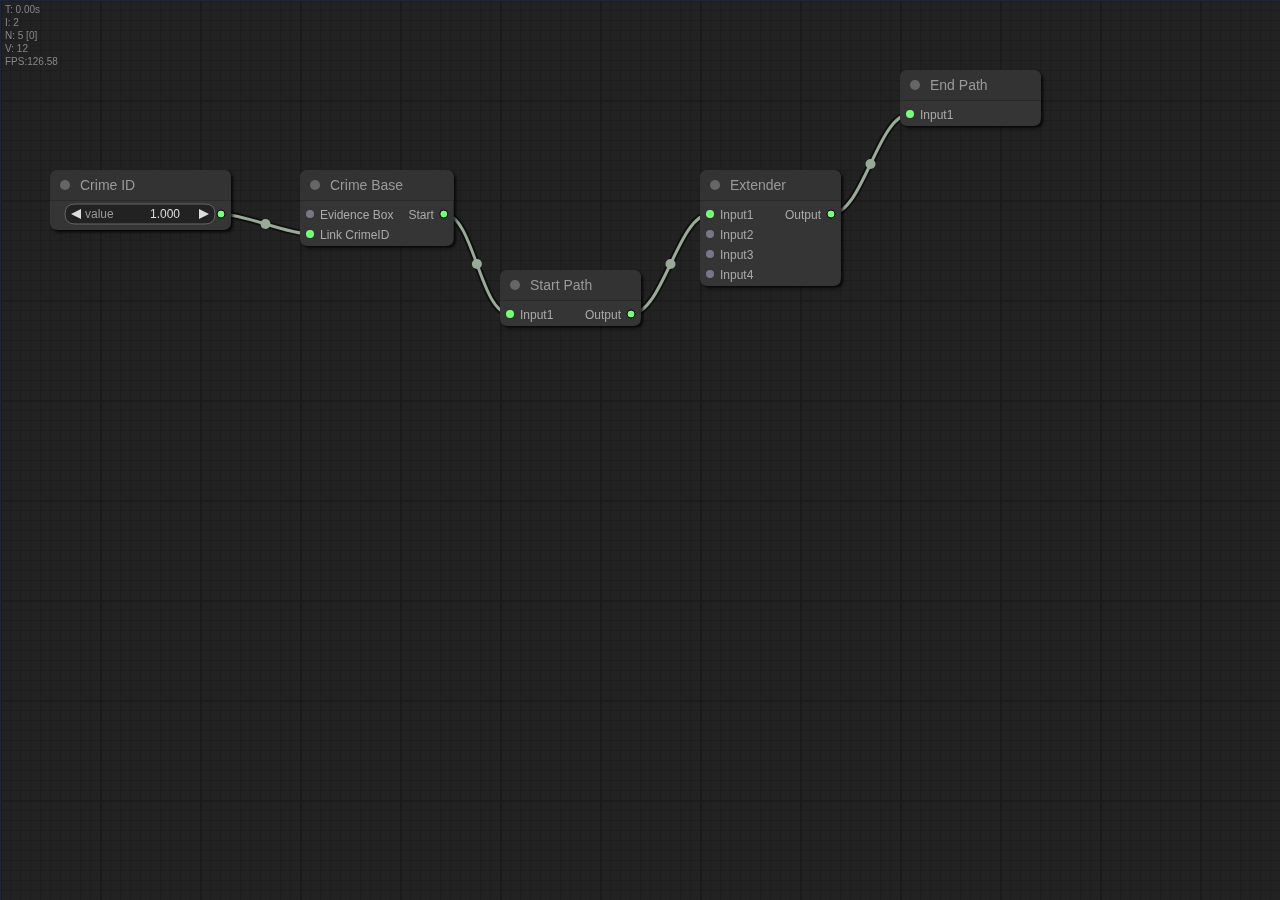
<file: index.html>
<html>
<head>
	<meta content="text/html;charset=utf-8" http-equiv="Content-Type">
	<meta content="utf-8" http-equiv="encoding">
	<link rel="stylesheet" type="text/css" href="litegraph.css">
	<script type="text/javascript" src="litem.js"></script>
	<link rel="stylesheet" type="text/css" href="style.css">

</head>
<body style='width:100%; height:100%'>
<div id="main" style='width:100%; height:100%'>
<input type="hidden" id="debug" value="out" >
<canvas id='mycanvas' width='1800px' height='1200px'  style='border: 0px solid ;position: fixed '></canvas>
</div>
<script>
var graph = new LGraph();

var canvas = new LGraphCanvas("#mycanvas", graph);
graph.start()
console.log(JSON.stringify( graph.serialize()));

</script>
<script type="text/javascript" src="nodes/default_nodes.js"></script>
<script type="text/javascript" src="nodes/customnode_ref.js"></script>
<script type="text/javascript" src="nodes/connections.js"></script>
</body>
</html>
</file>
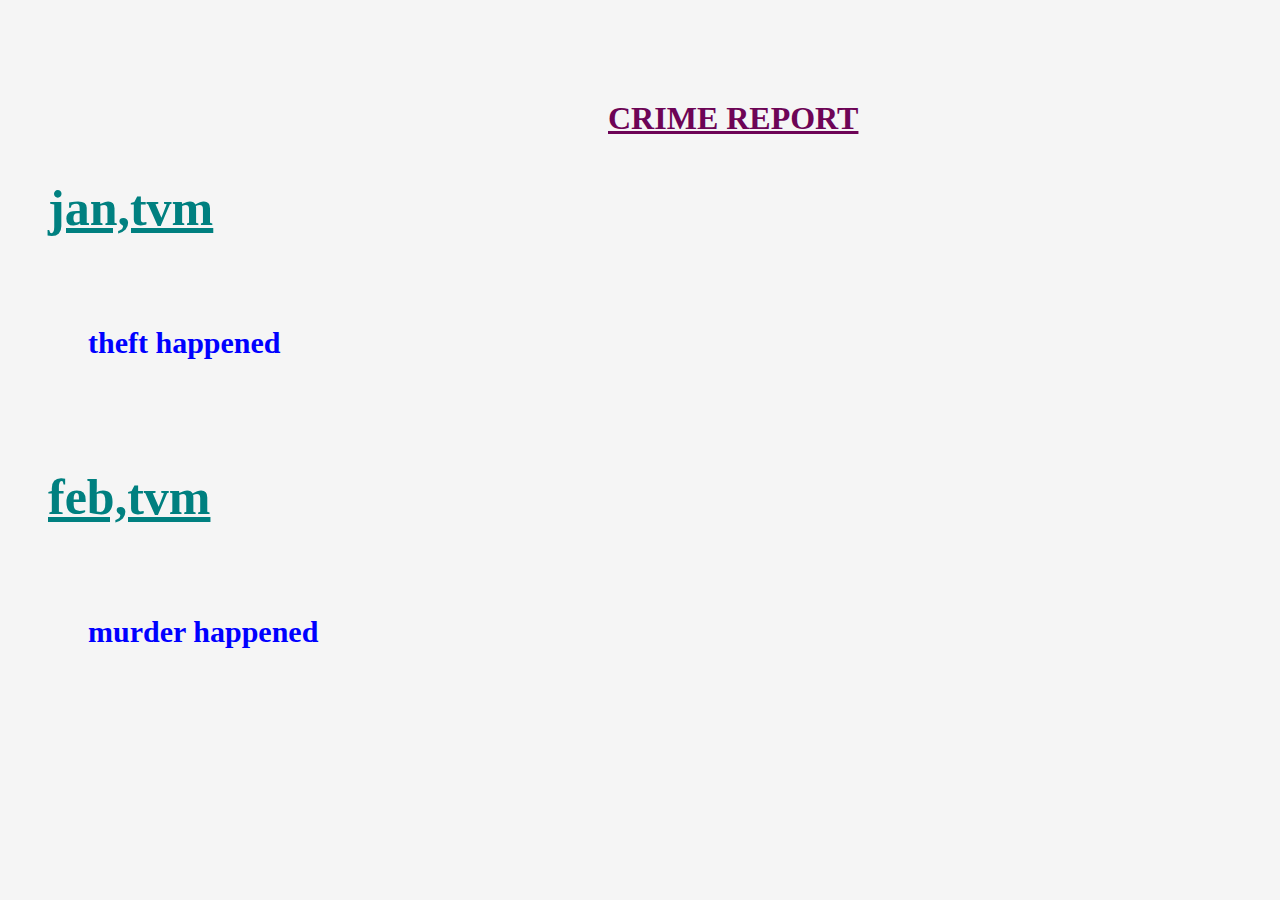
<file: Json to html/index.html>
<!DOCTYPE html>
<html lang="en">
<head>
    <meta charset="UTF-8">
    <meta name="viewport" content="width=device-width, initial-scale=1.0">
    <title>FIR CRIME REPORT</title>

    <style>
        html {
            background-color: whitesmoke;
        }
            .head{
            margin-left: 600px;
            margin-top: 100px;
            padding-bottom: 0%;
        }
        h1{
            color: rgb(109, 4, 86);
            font-weight: bolder;
            text-decoration: underline
        }
        h2{
            color: teal;
            font-size: 50px;
            margin-left: 40px;
            text-decoration: underline;
            font-weight: bolder;
        }
       h3 {
            color: blue;
            font-size: 30px;
            margin-left: 80px;
            font-weight: bold;

        }
        </style>

</head>
    <script src="https://ajax.googleapis.com/ajax/libs/jquery/2.1.1/jquery.min.js"></script>


<body>

    <div class="head">
        <h1>CRIME REPORT</h1>
    </div>

<p id="paraid"></p>

</body>

<script>
    // Change the myList to the output json
    var myObj = [
  { "date": "jan", "place": "tvm", "summary": "theft happened", "keyword":"theft" },
  { "date": "feb", "place": "tvm", "summary": "murder happened", "keyword":"killed"}
];
var x= "";

for (i in myObj) { 
            x+= "<h2>" + myObj[i].date + "," + myObj[i].place + "</h2>"+ "<br/>" + "<h3>" + myObj[i].summary + "</h3>" + "<br/>" + " <br/>";
} 
document.getElementById("paraid").innerHTML = x;



</script>
</html>
</file>
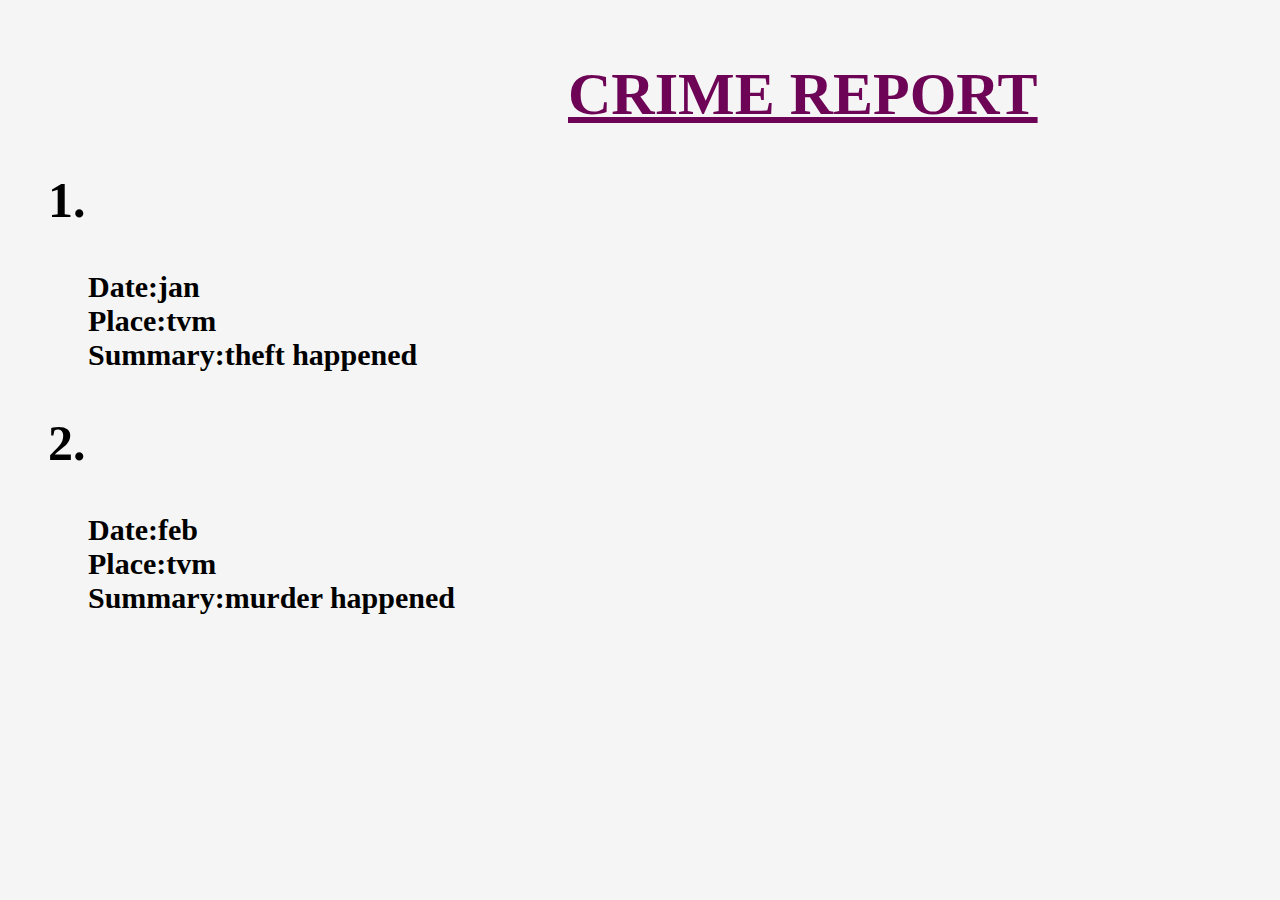
<file: Json to html/crimecreate.html>
<!DOCTYPE html>
<html lang="en">
<head>
    <meta charset="UTF-8">
    <meta name="viewport" content="width=device-width, initial-scale=1.0">
    <title>FIR CRIME REPORT</title>
    <link rel="stylesheet" href= "dateplacetheft.css">

</head>
    <script src="https://ajax.googleapis.com/ajax/libs/jquery/2.1.1/jquery.min.js"></script>


<body>

    <div class="head">
        <h1>CRIME REPORT</h1>
    </div>

<p id="paraid"></p>

</body>

<script>
    // Change the myList to the output json
    var myObj = [
  { "date": "jan", "place": "tvm", "summary": "theft happened", "keyword":"theft" },
  { "date": "feb", "place": "tvm", "summary": "murder happened", "keyword":"killed"}
];
var x= "";
var num = 1;

for (i in myObj) { 
            x+= "<h2>" + num + "."+ "</h2>" + "<h3> Date:" + myObj[i].date + "<br>" + "Place:" + myObj[i].place + "<br>" + "Summary:" + myObj[i].summary + "<br>";
            num+=1;
} 
document.getElementById("paraid").innerHTML = x;



</script>
</html>
</file>
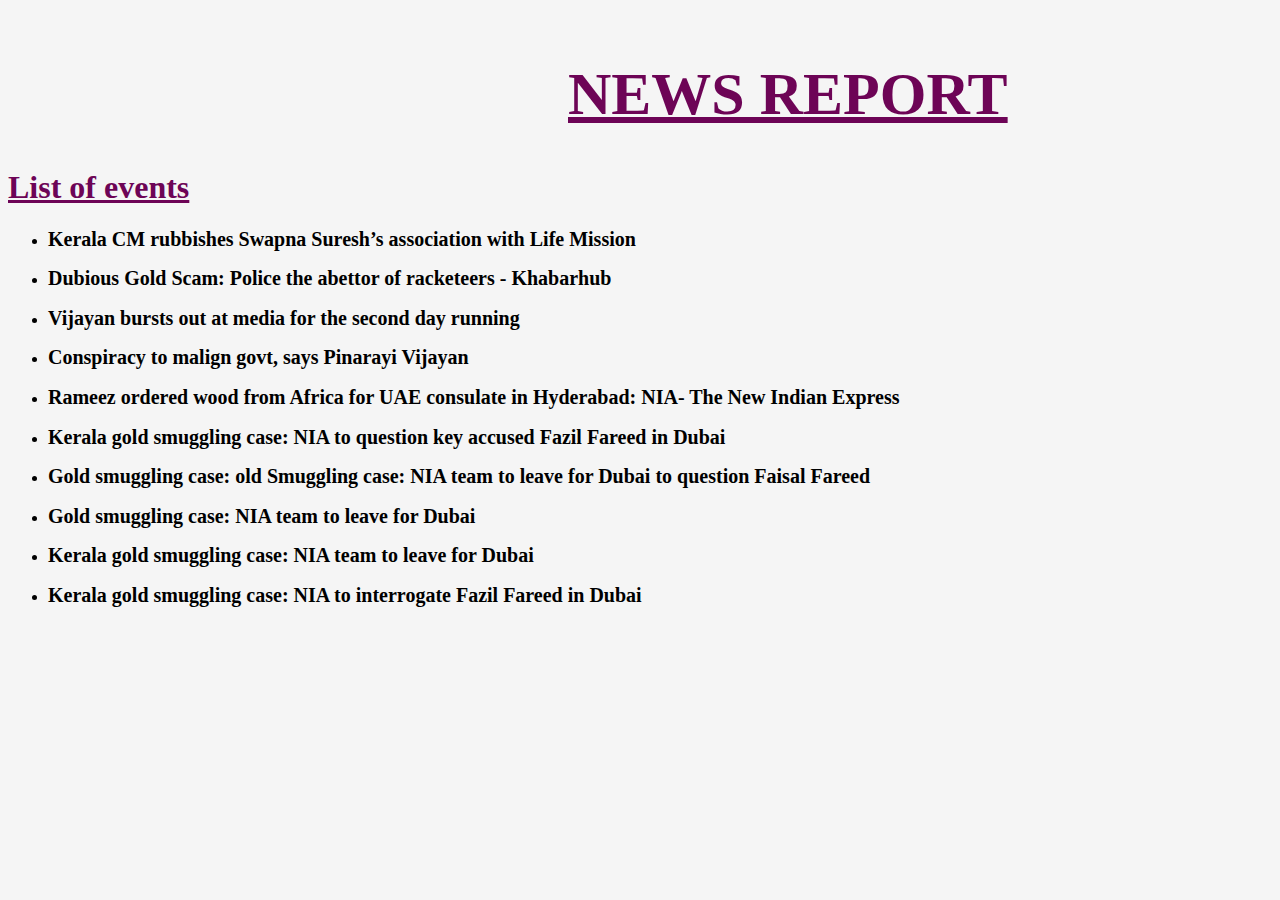
<file: Json to html/json2.html>
<!DOCTYPE html>
<html lang="en">
<head>
    <meta charset="UTF-8">
    <meta name="viewport" content="width=device-width, initial-scale=1.0">
    <title>FIR NEWS REPORT</title>  
    <link rel="stylesheet" href="newslink.css">

</head>
    <script src="https://ajax.googleapis.com/ajax/libs/jquery/2.1.1/jquery.min.js"></script>


<body>

    <div class="head">
        <h1>NEWS REPORT</h1>
    </div>

    <h1>List of events</h1>

<ul id="ulid"></ul>

</body>

<script>
    // Change the myList to the output json
    var myObj = 
    [{"link": "https://timesofindia.indiatimes.com/city/thiruvananthapuram/kerala-cm-rubbishes-swapna-sureshs-association-with-life-mission/articleshow/77444908.cms", "news": "Kerala CM rubbishes Swapna Suresh\u2019s association with Life Mission"},
     {"link": "https://english.khabarhub.com/2020/09/117344/", "news": "Dubious Gold Scam: Police the abettor of racketeers - Khabarhub"}, 
     {"link": "http://www.daijiworld.com/news/newsDisplay.aspx?newsID=739057", "news": "Vijayan bursts out at media for the second day running"},
      {"link": "https://www.newindianexpress.com/states/kerala/2020/aug/09/conspiracy-to-malign-govt-says-pinarayi-vijayan-2181058.html", "news": "Conspiracy to malign govt, says Pinarayi Vijayan"}, 
      {"link": "https://www.newindianexpress.com/states/kerala/2020/aug/09/rameez-ordered-wood-from-africa-for-uae-consulate-in-hyderabad-nia-2181047.html", "news": "Rameez ordered wood from Africa for UAE consulate in Hyderabad: NIA- The New Indian Express"}, 
      {"link": "https://www.indiatoday.in/india/story/kerala-gold-smuggling-case-nia-to-question-key-accused-fazil-fareed-in-dubai-1709261-2020-08-08", "news": "Kerala gold smuggling case: NIA to question key accused Fazil Fareed in Dubai"}, 
      {"link": "https://keralakaumudi.com/en/news/news.php?id=366047&u=", "news": "Gold smuggling case: old Smuggling case: NIA team to leave for Dubai to question Faisal Fareed"},
       {"link": "https://english.mathrubhumi.com/news/crime-beat/gold-smuggling-case-nia-team-to-leave-for-dubai-1.4963123", "news": "Gold smuggling case: NIA team to leave for Dubai"},
       {"link": "https://www.theweek.in/news/india/2020/08/08/kerala-gold-smuggling-case-nia-team-to-leave-for-dubai.html", "news": "Kerala gold smuggling case: NIA team to leave for Dubai"}, 
       {"link": "https://news.webindia123.com/news/Articles/India/20200808/3606266.html", "news": "Kerala gold smuggling case: NIA to interrogate Fazil Fareed in Dubai"},
];
var x= "";

for (i in myObj) { 
            x+= "<li>" + "<a href=" + myObj[i].link + ">" + "<h2>" + myObj[i].news + "</h2>" + "</a> </li>";
} 
document.getElementById("ulid").innerHTML = x;



</script>

</html>
</file>
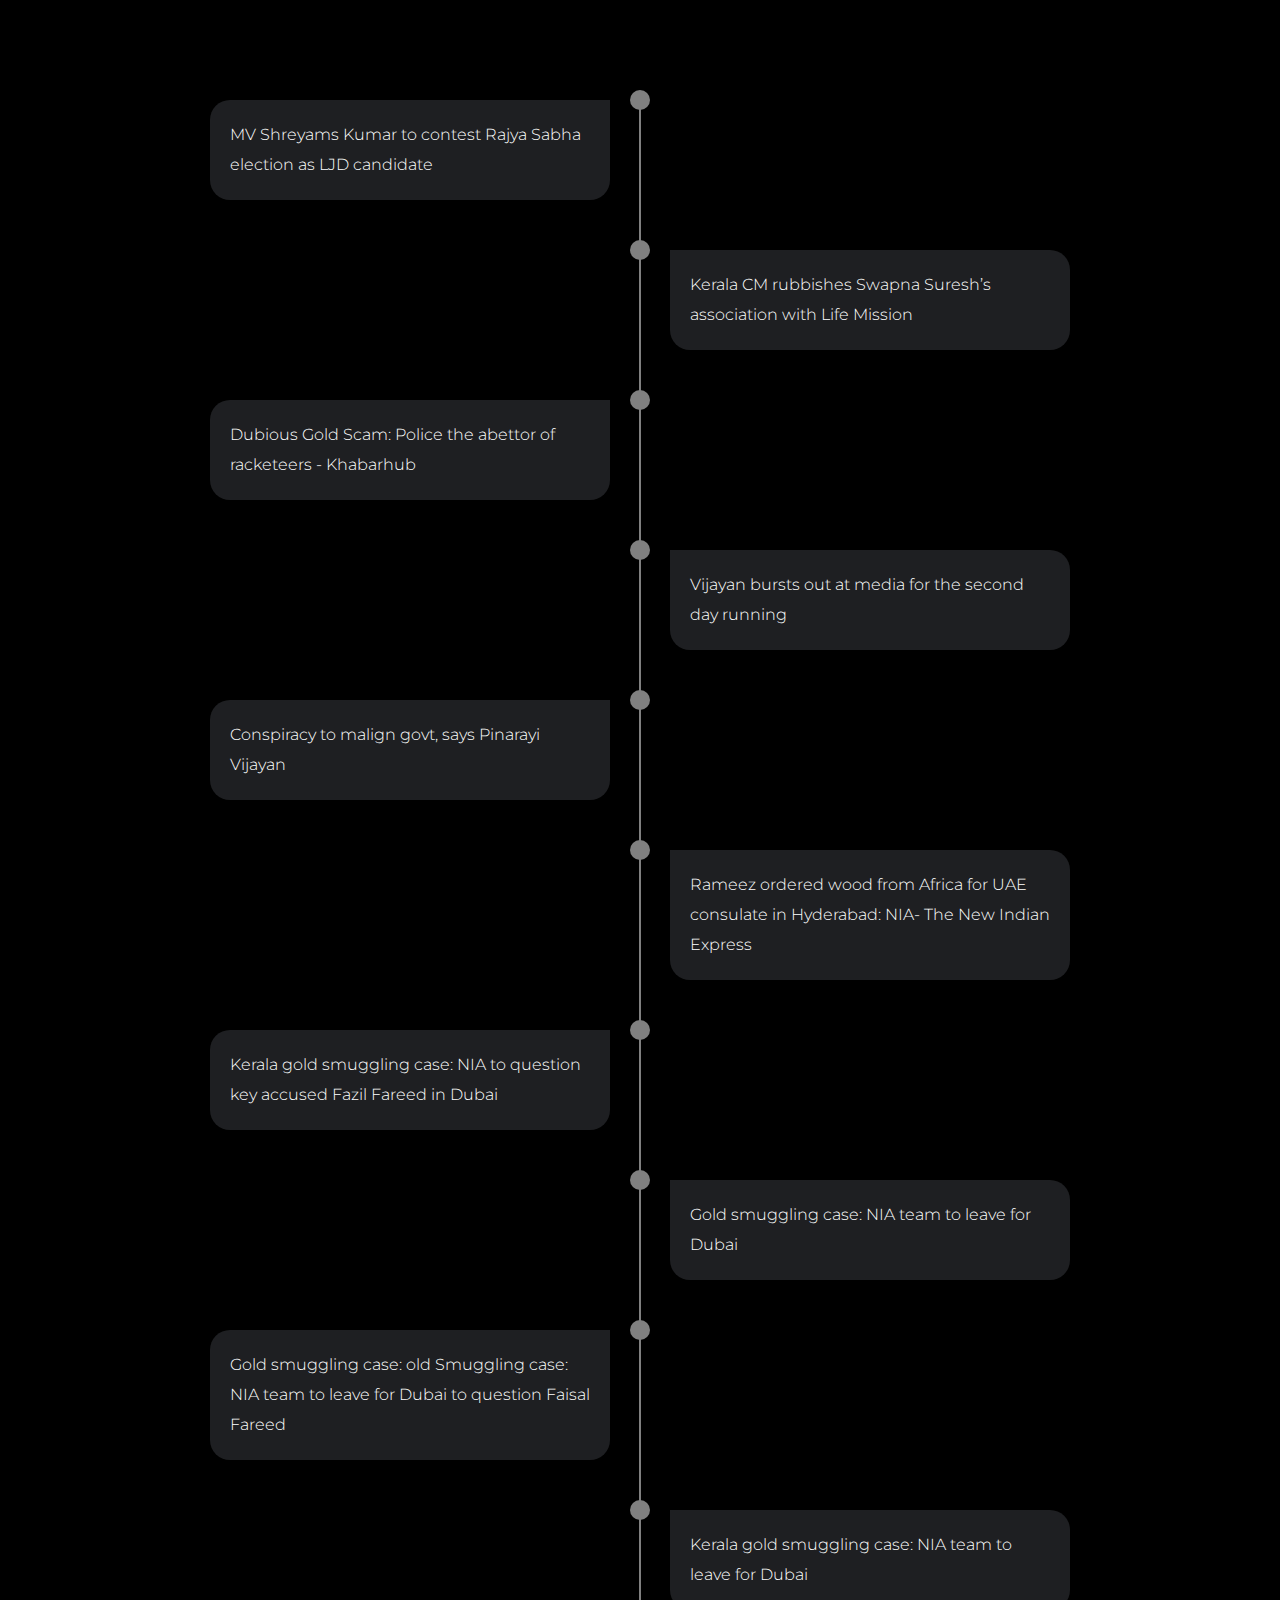
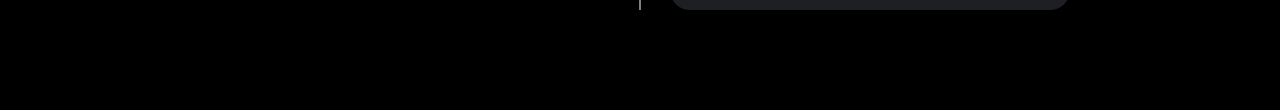
<file: timeline/margin.html>
<!DOCTYPE html>
<html lang="en">
<head>
    <meta charset="UTF-8">
    <meta name="viewport" content="width=device-width, initial-scale=1.0">
    <title>Margins</title>
    <link rel="stylesheet" href="mar.css">
</head>
<body>

    <div class="container">
        <div class="timeline">
          <ul id="myList">
            
            <!-- <li>
              <div class="timeline-content">
                <h3 class="date">20th may, 2010</h3>
                <h1>Heading 1</h1>
                <p>Lorem ipsum dolor sit amet consectetur adipisicing elit. Consectetur tempora ab laudantium voluptatibus aut eos placeat laborum, quibusdam exercitationem labore.</p>
              </div>
            </li>
            <li>
              <div class="timeline-content">
                <h3 class="date">20th may, 2010</h3>
                <h1>Heading 2</h1>
                <p>Lorem ipsum dolor sit amet consectetur adipisicing elit. Consectetur tempora ab laudantium voluptatibus aut eos placeat laborum, quibusdam exercitationem labore.</p>
              </div>
            </li>
            <li>
              <div class="timeline-content">
                <h3 class="date">20th may, 2010</h3>
                <h1>Heading 3</h1>
                <p>Lorem ipsum dolor sit amet consectetur adipisicing elit. Consectetur tempora ab laudantium voluptatibus aut eos placeat laborum, quibusdam exercitationem labore.</p>
              </div>
            </li>
            <li>
              <div class="timeline-content">
                <h3 class="date">20th may, 2010</h3>
                <h1>Heading 4</h1>
                <p>Lorem ipsum dolor sit amet consectetur adipisicing elit. Consectetur tempora ab laudantium voluptatibus aut eos placeat laborum, quibusdam exercitationem labore.</p>
              </div>
            </li> -->
          </ul>
        </div>
      </div>
    <script>
    // Change the myList to the output json
    var myObj = [{"link": "https://english.mathrubhumi.com/news/kerala/mv-shreyams-kumar-to-contest-rajya-sabha-election-as-ljd-candidate-1.4965510", "news": "MV Shreyams Kumar to contest Rajya Sabha election as LJD candidate"}, {"link": "https://timesofindia.indiatimes.com/city/thiruvananthapuram/kerala-cm-rubbishes-swapna-sureshs-association-with-life-mission/articleshow/77444908.cms", "news": "Kerala CM rubbishes Swapna Suresh\u2019s association with Life Mission"}, {"link": "https://english.khabarhub.com/2020/09/117344/", "news": "Dubious Gold Scam: Police the abettor of racketeers - Khabarhub"}, {"link": "http://www.daijiworld.com/news/newsDisplay.aspx?newsID=739057", "news": "Vijayan bursts out at media for the second day running"}, {"link": "https://www.newindianexpress.com/states/kerala/2020/aug/09/conspiracy-to-malign-govt-says-pinarayi-vijayan-2181058.html", "news": "Conspiracy to malign govt, says Pinarayi Vijayan"}, {"link": "https://www.newindianexpress.com/states/kerala/2020/aug/09/rameez-ordered-wood-from-africa-for-uae-consulate-in-hyderabad-nia-2181047.html", "news": "Rameez ordered wood from Africa for UAE consulate in Hyderabad: NIA- The New Indian Express"}, {"link": "https://www.indiatoday.in/india/story/kerala-gold-smuggling-case-nia-to-question-key-accused-fazil-fareed-in-dubai-1709261-2020-08-08", "news": "Kerala gold smuggling case: NIA to question key accused Fazil Fareed in Dubai"}, {"link": "https://english.mathrubhumi.com/news/crime-beat/gold-smuggling-case-nia-team-to-leave-for-dubai-1.4963123", "news": "Gold smuggling case: NIA team to leave for Dubai"}, {"link": "https://keralakaumudi.com/en/news/news.php?id=366047&u=", "news": "Gold smuggling case: old Smuggling case: NIA team to leave for Dubai to question Faisal Fareed"}, {"link": "https://www.theweek.in/news/india/2020/08/08/kerala-gold-smuggling-case-nia-team-to-leave-for-dubai.html", "news": "Kerala gold smuggling case: NIA team to leave for Dubai"}]
var x= "";

for (i in myObj) {
        x+= "<li><a href=\""+myObj[i].link+"\"style=\"text-decoration:none;\">"+"<div class=\"timeline-content\">"+"<p>"+myObj[i].news+"</p>"+ "</div></a></li>";
} 
document.getElementById("myList").innerHTML=x;
console.log(x);

</script>
</body>
</html>
</file>
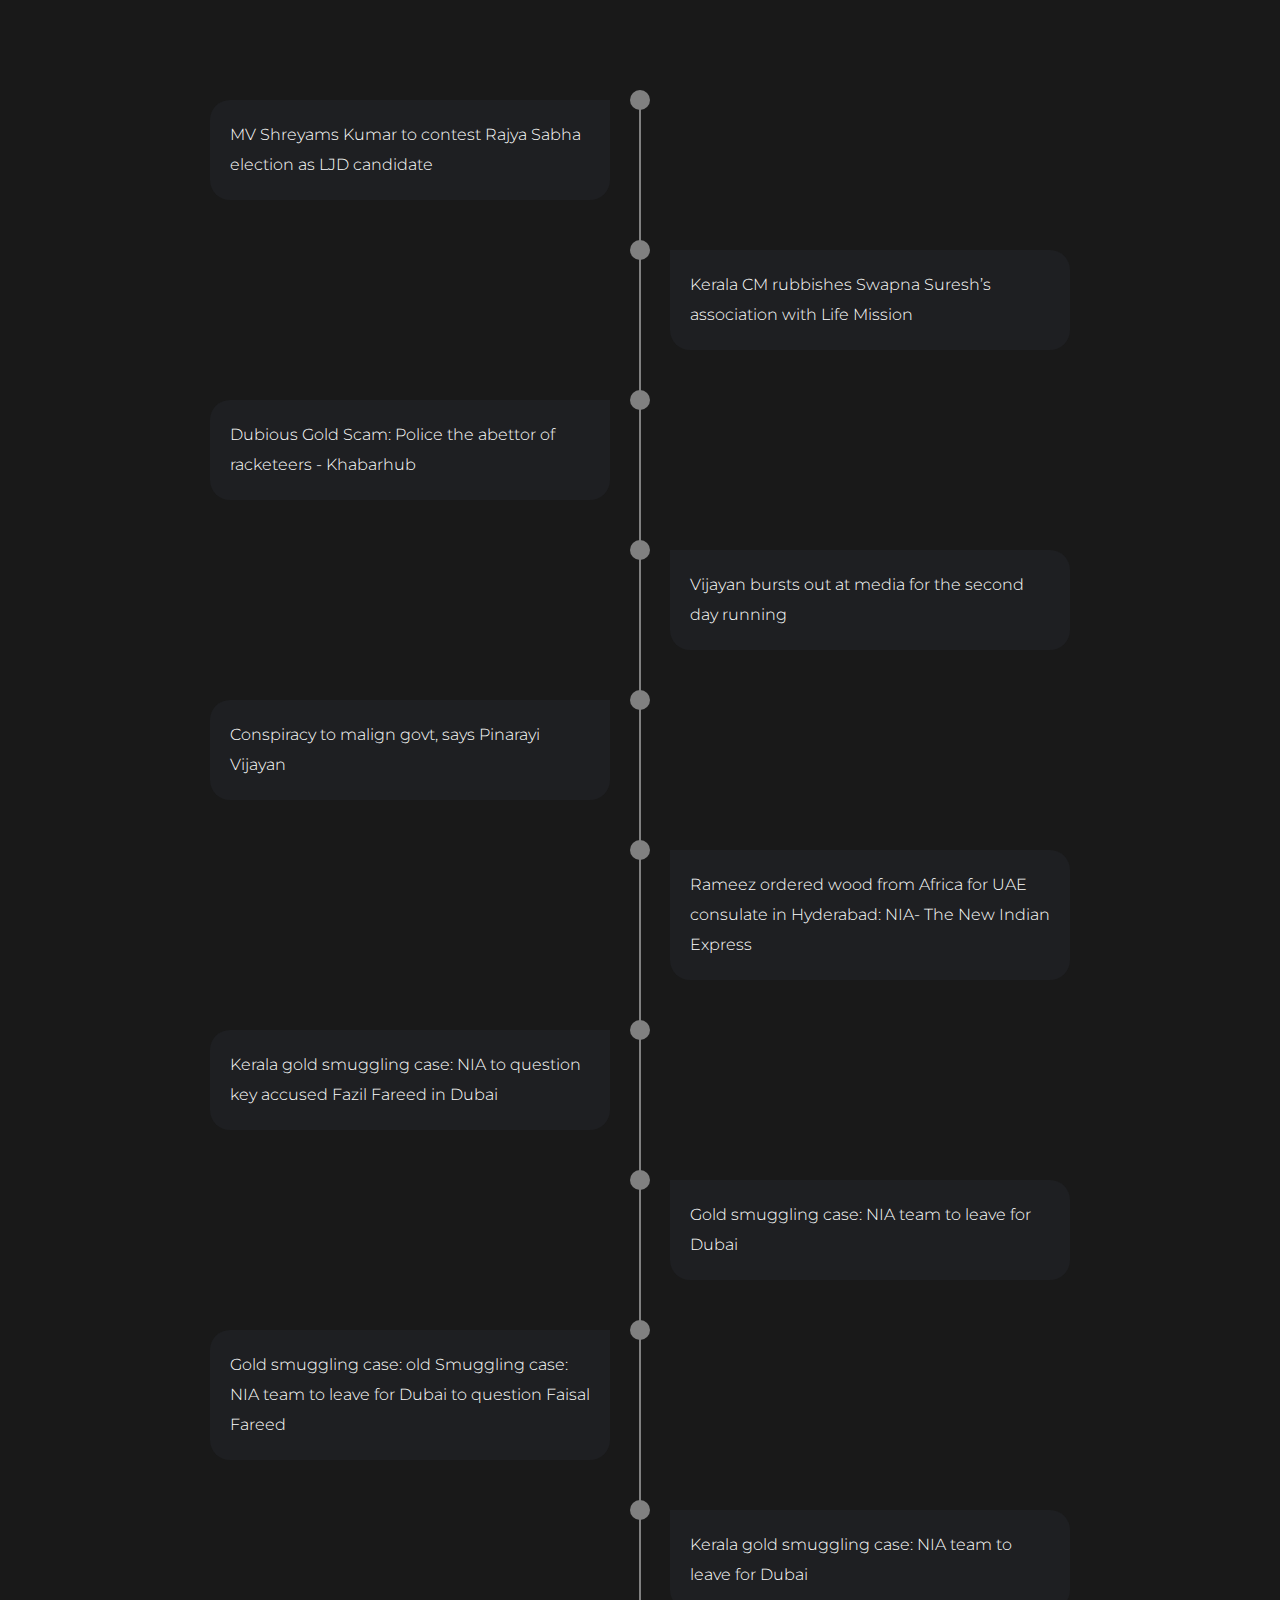
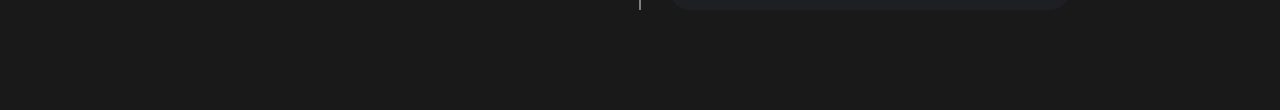
<file: WebScrapper/EventSearch.html>
<!DOCTYPE html>
<html lang="en">
<head>
    <meta charset="UTF-8">
    <meta name="viewport" content="width=device-width, initial-scale=1.0">
    <title>Event Search</title>
    <link rel="stylesheet" href="EventSearch.css">
</head>
<body>

    <div class="container">
        <div class="timeline">
          <ul id="myList">
            
            <!-- <li>
              <div class="timeline-content">
                <h3 class="date">20th may, 2010</h3>
                <h1>Heading 1</h1>
                <p>Lorem ipsum dolor sit amet consectetur adipisicing elit. Consectetur tempora ab laudantium voluptatibus aut eos placeat laborum, quibusdam exercitationem labore.</p>
              </div>
            </li>
            <li>
              <div class="timeline-content">
                <h3 class="date">20th may, 2010</h3>
                <h1>Heading 2</h1>
                <p>Lorem ipsum dolor sit amet consectetur adipisicing elit. Consectetur tempora ab laudantium voluptatibus aut eos placeat laborum, quibusdam exercitationem labore.</p>
              </div>
            </li>
            <li>
              <div class="timeline-content">
                <h3 class="date">20th may, 2010</h3>
                <h1>Heading 3</h1>
                <p>Lorem ipsum dolor sit amet consectetur adipisicing elit. Consectetur tempora ab laudantium voluptatibus aut eos placeat laborum, quibusdam exercitationem labore.</p>
              </div>
            </li>
            <li>
              <div class="timeline-content">
                <h3 class="date">20th may, 2010</h3>
                <h1>Heading 4</h1>
                <p>Lorem ipsum dolor sit amet consectetur adipisicing elit. Consectetur tempora ab laudantium voluptatibus aut eos placeat laborum, quibusdam exercitationem labore.</p>
              </div>
            </li> -->
          </ul>
        </div>
      </div>
    <script>
    // Change the myList to the output json
    var myObj = [{"link": "https://english.mathrubhumi.com/news/kerala/mv-shreyams-kumar-to-contest-rajya-sabha-election-as-ljd-candidate-1.4965510", "news": "MV Shreyams Kumar to contest Rajya Sabha election as LJD candidate"}, {"link": "https://timesofindia.indiatimes.com/city/thiruvananthapuram/kerala-cm-rubbishes-swapna-sureshs-association-with-life-mission/articleshow/77444908.cms", "news": "Kerala CM rubbishes Swapna Suresh\u2019s association with Life Mission"}, {"link": "https://english.khabarhub.com/2020/09/117344/", "news": "Dubious Gold Scam: Police the abettor of racketeers - Khabarhub"}, {"link": "http://www.daijiworld.com/news/newsDisplay.aspx?newsID=739057", "news": "Vijayan bursts out at media for the second day running"}, {"link": "https://www.newindianexpress.com/states/kerala/2020/aug/09/conspiracy-to-malign-govt-says-pinarayi-vijayan-2181058.html", "news": "Conspiracy to malign govt, says Pinarayi Vijayan"}, {"link": "https://www.newindianexpress.com/states/kerala/2020/aug/09/rameez-ordered-wood-from-africa-for-uae-consulate-in-hyderabad-nia-2181047.html", "news": "Rameez ordered wood from Africa for UAE consulate in Hyderabad: NIA- The New Indian Express"}, {"link": "https://www.indiatoday.in/india/story/kerala-gold-smuggling-case-nia-to-question-key-accused-fazil-fareed-in-dubai-1709261-2020-08-08", "news": "Kerala gold smuggling case: NIA to question key accused Fazil Fareed in Dubai"}, {"link": "https://english.mathrubhumi.com/news/crime-beat/gold-smuggling-case-nia-team-to-leave-for-dubai-1.4963123", "news": "Gold smuggling case: NIA team to leave for Dubai"}, {"link": "https://keralakaumudi.com/en/news/news.php?id=366047&u=", "news": "Gold smuggling case: old Smuggling case: NIA team to leave for Dubai to question Faisal Fareed"}, {"link": "https://www.theweek.in/news/india/2020/08/08/kerala-gold-smuggling-case-nia-team-to-leave-for-dubai.html", "news": "Kerala gold smuggling case: NIA team to leave for Dubai"}]
var x= "";

for (i in myObj) {
        x+= "<li><a href=\""+myObj[i].link+"\"style=\"text-decoration:none;\">"+"<div class=\"timeline-content\">"+"<p>"+myObj[i].news+"</p>"+ "</div></a></li>";
} 
document.getElementById("myList").innerHTML=x;
console.log(x);

</script>
</body>
</html>
</file>
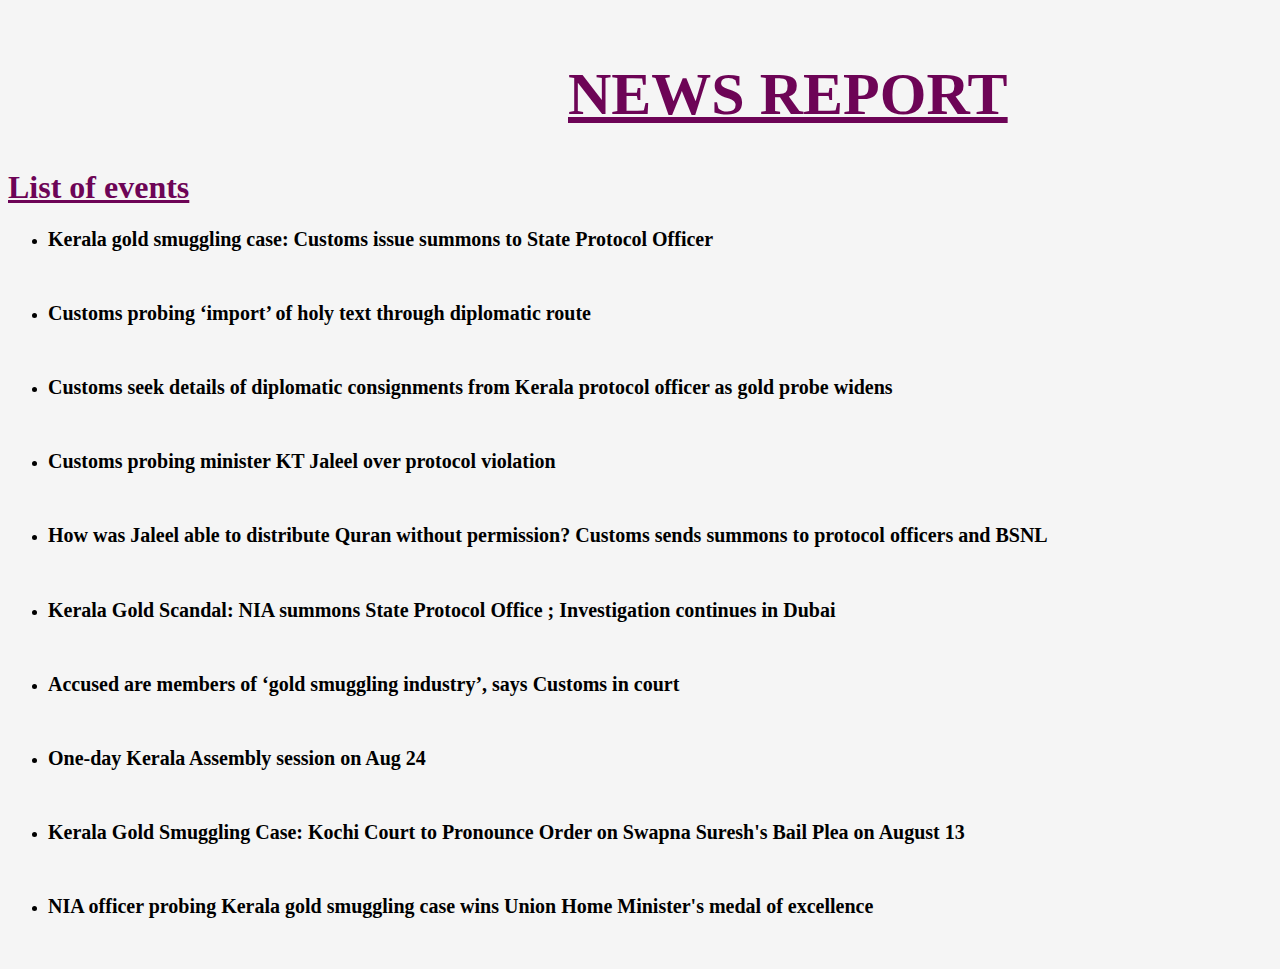
<file: WebScrapper/newslink.html>
<!DOCTYPE html>
<html lang="en">
<head>
<meta charset="UTF-8">
 <meta name="viewport" content="width=device-width, initial-scale=1.0">
  <title>FIR NEWS REPORT</title>
<link rel="stylesheet" href="newslink.css">
</head>
    <script src="https://ajax.googleapis.com/ajax/libs/jquery/2.1.1/jquery.min.js"></script>
<body>
    <div class="head">
        <h1>NEWS REPORT</h1>
    </div>
    <h1>List of events</h1>
<ul id="ulid"></ul>
</body>
<script>
var myObj = [{"link": "https://www.timesnownews.com/india/article/kerala-gold-smuggling-case-customs-issue-summons-to-state-protocol-officer/636132", "news": "Kerala gold smuggling case: Customs issue summons to State Protocol Officer"}, {"link": "https://www.timesnownews.com/india/article/customs-probing-import-of-holy-text-through-diplomatic-route/636084", "news": "Customs probing \u2018import\u2019 of holy text through diplomatic route"}, {"link": "https://www.hindustantimes.com/india-news/customs-seek-details-of-diplomatic-consignments-from-kerala-protocol-officer-as-gold-probe-widens/story-TpbQTtLDiMYgUVrGokT64I.html", "news": "Customs seek details of diplomatic consignments from Kerala protocol officer as gold probe widens"}, {"link": "https://english.mathrubhumi.com/news/kerala/customs-probing-minister-kt-jaleel-over-protocol-violation-1.4972646", "news": "Customs probing minister KT Jaleel over protocol violation"}, {"link": "https://keralakaumudi.com/en/news/kerala/general/how-was-jaleel-able-to-distribute-quran-without-permission-customs-sends-summons-to-protocol-officers-and-bsnl-368870", "news": "How was Jaleel able to distribute Quran without permission? Customs sends summons to protocol officers and BSNL"}, {"link": "https://www.timesnownews.com/videos/mirror-now/society/kerala-gold-scandal-nia-summons-state-protocol-office-investigation-continues-in-dubai/70667", "news": "Kerala Gold Scandal: NIA summons State Protocol Office ; Investigation continues in Dubai"}, {"link": "https://english.mathrubhumi.com/news/kerala/accused-are-members-of-gold-smuggling-industry-says-customs-in-court-1.4972527", "news": "Accused are members of \u2018gold smuggling industry\u2019, says Customs in court"}, {"link": "https://english.mathrubhumi.com/news/kerala/one-day-kerala-assembly-session-on-aug-24-1.4972530", "news": "One-day Kerala Assembly session on Aug 24"}, {"link": "https://www.latestly.com/india/news/kerala-gold-smuggling-case-kochi-court-to-pronounce-order-on-swapna-sureshs-bail-plea-on-august-13-1958687.html", "news": "Kerala Gold Smuggling Case: Kochi Court to Pronounce Order on Swapna Suresh's Bail Plea on August 13"}, {"link": "https://www.newindianexpress.com/states/kerala/2020/aug/12/nia-officer-probing-kerala-gold-smuggling-case-wins-union-home-ministers-medal-of-excellence-2182450.html", "news": "NIA officer probing Kerala gold smuggling case wins Union Home Minister's medal of excellence"}];
var x= "";
for (i in myObj) {
            x+= "<li>" + "<a href=" + myObj[i].link + ">" + "<h2>" + myObj[i].news + "</h2>" + "</a> </li> <br/>";
}
document.getElementById("ulid").innerHTML = x;
</script>
</html>
</file>
<file: litegraph.css>
/* this CSS contains only the basic CSS needed to run the app and use it */

.lgraphcanvas {
    /*cursor: crosshair;*/
    user-select: none;
    -moz-user-select: none;
    -webkit-user-select: none;
}

.litegraph.litecontextmenu {
    font-family: Tahoma, sans-serif;
    position: fixed;
    top: 100px;
    left: 100px;
    min-width: 100px;
    color: #aaf;
    padding: 0;
    box-shadow: 0 0 10px black !important;
    background-color: #2e2e2e !important;
	z-index: 10;
}

.litegraph.litecontextmenu.dark {
    background-color: #000 !important;
}

.litegraph.litecontextmenu .litemenu-title img {
    margin-top: 2px;
    margin-left: 2px;
    margin-right: 4px;
}

.litegraph.litecontextmenu .litemenu-entry {
    margin: 2px;
    padding: 2px;
}

.litegraph.litecontextmenu .litemenu-entry.submenu {
    background-color: #2e2e2e !important;
}

.litegraph.litecontextmenu.dark .litemenu-entry.submenu {
    background-color: #000 !important;
}

.litegraph .litemenubar ul {
    font-family: Tahoma, sans-serif;
    margin: 0;
    padding: 0;
}

.litegraph .litemenubar li {
    font-size: 14px;
    color: #999;
    display: inline-block;
    min-width: 50px;
    padding-left: 10px;
    padding-right: 10px;
    user-select: none;
    -moz-user-select: none;
    -webkit-user-select: none;
    cursor: pointer;
}

.litegraph .litemenubar li:hover {
    background-color: #777;
    color: #eee;
}

.litegraph .litegraph .litemenubar-panel {
    position: absolute;
    top: 5px;
    left: 5px;
    min-width: 100px;
    background-color: #444;
    box-shadow: 0 0 3px black;
    padding: 4px;
    border-bottom: 2px solid #aaf;
    z-index: 10;
}

.litegraph .litemenu-entry,
.litemenu-title {
    font-size: 12px;
    color: #aaa;
    padding: 0 0 0 4px;
    margin: 2px;
    padding-left: 2px;
    -moz-user-select: none;
    -webkit-user-select: none;
    user-select: none;
    cursor: pointer;
}

.litegraph .litemenu-entry .icon {
    display: inline-block;
    width: 12px;
    height: 12px;
    margin: 2px;
    vertical-align: top;
}

.litegraph .litemenu-entry.checked .icon {
    background-color: #aaf;
}

.litegraph .litemenu-entry .more {
    float: right;
    padding-right: 5px;
}

.litegraph .litemenu-entry.disabled {
    opacity: 0.5;
    cursor: default;
}

.litegraph .litemenu-entry.separator {
    display: block;
    border-top: 1px solid #333;
    border-bottom: 1px solid #666;
    width: 100%;
    height: 0px;
    margin: 3px 0 2px 0;
    background-color: transparent;
    padding: 0 !important;
    cursor: default !important;
}

.litegraph .litemenu-entry.has_submenu {
    border-right: 2px solid cyan;
}

.litegraph .litemenu-title {
    color: #dde;
    background-color: #111;
    margin: 0;
    padding: 2px;
    cursor: default;
}

.litegraph .litemenu-entry:hover:not(.disabled):not(.separator) {
    background-color: #444 !important;
    color: #eee;
    transition: all 0.2s;
}

.litegraph .litemenu-entry .property_name {
    display: inline-block;
    text-align: left;
    min-width: 80px;
    min-height: 1.2em;
}

.litegraph .litemenu-entry .property_value {
    display: inline-block;
    background-color: rgba(0, 0, 0, 0.5);
    text-align: right;
    min-width: 80px;
    min-height: 1.2em;
    vertical-align: middle;
    padding-right: 10px;
}

.litegraph.litesearchbox {
    font-family: Tahoma, sans-serif;
    position: absolute;
    background-color: rgba(0, 0, 0, 0.5);
    padding-top: 4px;
}

.litegraph.litesearchbox input,
.litegraph.litesearchbox select {
    margin-top: 3px;
    min-width: 60px;
    min-height: 1.5em;
    background-color: black;
    border: 0;
    color: white;
    padding-left: 10px;
    margin-right: 5px;
}

.litegraph.litesearchbox .name {
    display: inline-block;
    min-width: 60px;
    min-height: 1.5em;
    padding-left: 10px;
}

.litegraph.litesearchbox .helper {
    overflow: auto;
    max-height: 200px;
    margin-top: 2px;
}

.litegraph.lite-search-item {
    font-family: Tahoma, sans-serif;
    background-color: rgba(0, 0, 0, 0.5);
    color: white;
    padding-top: 2px;
}

.litegraph.lite-search-item:hover,
.litegraph.lite-search-item.selected {
    cursor: pointer;
    background-color: white;
    color: black;
}

/* OLD */

.graphcontextmenu {
    padding: 4px;
    min-width: 100px;
}

.graphcontextmenu-title {
    color: #dde;
    background-color: #222;
    margin: 0;
    padding: 2px;
    cursor: default;
}

.graphmenu-entry {
    box-sizing: border-box;
    margin: 2px;
    padding-left: 20px;
    user-select: none;
    -moz-user-select: none;
    -webkit-user-select: none;
    transition: all linear 0.3s;
}

.graphmenu-entry.event,
.litemenu-entry.event {
    border-left: 8px solid orange;
    padding-left: 12px;
}

.graphmenu-entry.disabled {
    opacity: 0.3;
}

.graphmenu-entry.submenu {
    border-right: 2px solid #eee;
}

.graphmenu-entry:hover {
    background-color: #555;
}

.graphmenu-entry.separator {
    background-color: #111;
    border-bottom: 1px solid #666;
    height: 1px;
    width: calc(100% - 20px);
    -moz-width: calc(100% - 20px);
    -webkit-width: calc(100% - 20px);
}

.graphmenu-entry .property_name {
    display: inline-block;
    text-align: left;
    min-width: 80px;
    min-height: 1.2em;
}

.graphmenu-entry .property_value,
.litemenu-entry .property_value {
    display: inline-block;
    background-color: rgba(0, 0, 0, 0.5);
    text-align: right;
    min-width: 80px;
    min-height: 1.2em;
    vertical-align: middle;
    padding-right: 10px;
}

.graphdialog {
    position: absolute;
    top: 10px;
    left: 10px;
    min-height: 2em;
    background-color: #333;
    font-size: 1.2em;
    box-shadow: 0 0 10px black !important;
	z-index: 10;
}

.graphdialog.rounded {
    border-radius: 12px;
    padding-right: 2px;
}

.graphdialog .name {
    display: inline-block;
    min-width: 60px;
    min-height: 1.5em;
    padding-left: 10px;
}

.graphdialog input,
.graphdialog select {
    margin: 3px;
    min-width: 60px;
    min-height: 1.5em;
    background-color: black;
    border: 0;
    color: white;
    padding-left: 10px;
    outline: none;
}

.graphdialog button {
    margin-top: 3px;
    vertical-align: top;
}

.graphdialog button.rounded,
.graphdialog input.rounded {
    border-radius: 0 12px 12px 0;
}

.graphdialog .helper {
    overflow: auto;
    max-height: 200px;
}

.graphdialog .help-item {
    padding-left: 10px;
}

.graphdialog .help-item:hover,
.graphdialog .help-item.selected {
    cursor: pointer;
    background-color: white;
    color: black;
}
</file>
<file: style.css>
html,body {
	width: 100%;
	height: 100%;
	margin: 0;
	padding: 0;
}

body {
	background-color: #333;
	color: #EEE;
	font: 14px Tahoma;
}

h1 {
	font-family: "Metro Light",Tahoma;
}

h2 {
	font-family: "Metro Light";
}

#main {
	width: 100%;
	height: 100%;
	background-color: #222;
}



#status {
	position: absolute;
	top: 10px;
	right: 10px;
	color: #FAA;
	font-size: 18px;
	padding: 5px;
	/*border-radius: 5px;*/
	width: -moz-calc( 50% - 30px);
	min-height: 30px;
	overflow: hidden;
	background-color: #644;
}

#help-message {
	padding: 2px;
	font-size: 0.8em;
	background-color: #464;
	/*border-radius: 2px;*/
}

#content {
	position: relative;
	min-height: 500px;
	overflow: hidden;
}

.fullscreen #content {
	min-height: -moz-calc(100% - 80px);
	min-height: -webkit-calc(100% - 80px);
	min-height: calc(100% - 80px);
}

.info-section p {
	padding-left: 20px;
	margin: 2px;
}

.info-section strong {
	color: #FEA;
}

#visual {
	position: absolute;
	top: 0;
	left: 0;
	background-color: black;
	width: 100%;
	height: 100%;
}


.item-list .item {
	margin: 5px;
	padding: 5px;
	font-size: 1.2em;

	background-color: transparent;
	color: #999;
	padding-left: 5px;
	transition: background-color 300ms, color 300ms, padding-left 300ms;
	-moz-transition: background-color 300ms, color 300ms, padding-left 300ms;
	-webkit-transition: background-color 300ms, color 300ms, padding-left 300ms;
}

.item-list .item:hover {
	background-color: #33A;
	/*border-radius: 4px;*/
	color: white;
	padding-left: 15px;
	transition: background-color 300ms, color 300ms, padding-left 300ms;
	-moz-transition: background-color 300ms, color 300ms, padding-left 300ms;
	-webkit-transition: background-color 300ms, color 300ms, padding-left 300ms;
	cursor: pointer;
}

#gallery .item-list .item:hover {
	background-color: #A83;
}

.item-list .item strong {
	display: inline-block;
	width: 200px;
}

.form label {
	font-size: 1.2em;
	width: 200px;
	display: inline-block;
	text-align: right;
}

label {
	font-weight: bold;
	color: #AAF;
}

.header input { 
	color: #EEE;
	background-color: #555;
	font-size: 1.2em;
	border: 1px solid black;
	/*border-radius: 4px;*/
	padding: 2px;
	/*box-shadow: inset 0 0 3px #333; */
	font-family: Verdana;
	width: 250px;
}

textarea {
	vertical-align: top;
}

#block-app {
	width:100%;
	height:100%;
	position: absolute;
	top: 0;
	left: 0;
	background-color: rgba(0,0,0,0.5);
	text-align: center;
	z-index: 6;
}

#block-app span {
	display: block;
	font-size: 30px;
	margin: auto;
	margin-top: 300px;
}

#block-app span a {
	display: inline-block;
	/*border-radius: 4px;*/
	text-decoration: none;
	color: black;
	background-color: red;
	padding: 0 4px 0 4px;
}

::-webkit-scrollbar {
    height: 12px;
	width: 6px;
	background: #222;
}
::-webkit-scrollbar-thumb {
    background: rgba(200,200,200,0.4);
}
::-webkit-scrollbar-corner {
    background: #766;
}

#editor {
	position: relative;
	width: 50%;
	height: 100%;
	display: inline-block;
	margin: 0;
	padding: 0;
}

#editor .toolsbar {
	width: 100%;
	height: 30px;
	background-color: #262626;
	margin: 0;
	padding: 0;
}

#editor .toolsbar button {
	padding: 2px;
	padding-left: 10px;
	padding-right: 10px;
	margin: 3px 0 0 3px;
}

#editor .toolsbar button.enabled {
	background-color: #66A;
}

#world {
	position: absolute;
	top: 0;
	right: 0;
	width: 50%;
	height: 100%;
}

#worldcanvas {
	background-color: #343;
}

.popup {
	position: absolute;
	top: 0;
	background-color: rgba(50,50,90,0.8);
	width: 100%;
	height: 100%;
}

.popup .header, .nodepanel .header {
	width: 100%;
	height: 30px;
	font-size: 20px;
	padding: 2px;
}

#help {
	color: #eee;
}

#help p {
	margin: 10px;
}

.selector {
	font-size: 1.8em;
}


.selector select {
	color: white;
	background-color: black;
	border: 0;
	font-size: 1em;
}
</file>
<file: Json to html/dateplacetheft.css>
html {
            background-color: whitesmoke;
        }
        h1{
            color: rgb(109, 4, 86);
            font-weight: bolder;
            text-decoration: underline;
        }
        h2{
            font-size: 50px;
            margin-left: 40px;
            font-weight: bolder;
        }
       h3 {
            font-size: 30px;
            margin-left: 80px;
            font-weight: bold;

        }
        @media (min-width: 600px) {
            .head{
            margin-left: 560px;
            margin-top: 60px;
            padding-bottom: 0%;
            font-size: 30px;
        }
        
        @media (max-width: 300px){
            .head{
            margin-left: 10px;
            margin-top: 60px;
            padding-bottom: 0%;
            font-size: 20px;
        }
        }
        }
</file>
<file: Json to html/newslink.css>
html {
    background-color: whitesmoke;
}
h1{
    color: rgb(109, 4, 86);
    font-weight: bolder;
    text-decoration: underline;
}
h2{
    color: black;
    font-size: 20px;
    font-weight: bolder;
}
h2:hover{
    color: cornflowerblue;

}
a{
    text-decoration: none;
}
a:hover{
    text-decoration: underline;
    color:rgb(252, 8, 199);
}
@media (min-width: 600px) {
    .head{
    margin-left: 560px;
    margin-top: 60px;
    padding-bottom: 0%;
    font-size: 30px;
}

@media (max-width: 300px){
    .head{
    margin-left: 10px;
    margin-top: 60px;
    padding-bottom: 0%;
    font-size: 20px;
}
}
}
</file>
<file: timeline/mar.css>
@import url("https://fonts.googleapis.com/css2?family=Montserrat:wght@300;500&display=swap");
* {
  margin: 0;
  padding: 0;
  box-sizing: border-box;
}
html {
  font-family: "Montserrat";
}
.container {
  min-height: 100vh;
  width: 100%;
  display: flex;
  align-items: center;
  justify-content: center;
  padding: 100px 0;
  background-color: black;
}
.timeline {
  width: 80%;
  height: auto;
  max-width: 800px;
  margin: 0 auto;
  position: relative;
}

.timeline ul {
  list-style: none;
}
.timeline ul li {
  padding: 20px;
  background-color: #1e1f22;
  color: white;
  border-radius: 10px;
  margin-bottom: 20px;
}
.timeline ul li:last-child {
  margin-bottom: 0;
}
.timeline-content h1 {
  font-weight: 500;
  font-size: 25px;
  line-height: 30px;
  margin-bottom: 10px;
}
.timeline-content p {
  font-size: 16px;
  line-height: 30px;
  font-weight: 300;
}
.timeline-content .date {
  font-size: 12px;
  font-weight: 300;
  margin-bottom: 10px;
  letter-spacing: 2px;
}
@media only screen and (min-width: 768px) {
  .timeline:before {
    content: "";
    position: absolute;
    top: 0;
    left: 50%;
    transform: translateX(-50%);
    width: 2px;
    height: 100%;
    background-color: gray;
  }
  .timeline ul li {
    width: 50%;
    position: relative;
    margin-bottom: 50px;
  }
  .timeline ul li:nth-child(odd) {
    float: left;
    clear: right;
    transform: translateX(-30px);
    border-radius: 20px 0px 20px 20px;
  }
  .timeline ul li:nth-child(even) {
    float: right;
    clear: left;
    transform: translateX(30px);
    border-radius: 0px 20px 20px 20px;
  }
  .timeline ul li::before {
    content: "";
    position: absolute;
    height: 20px;
    width: 20px;
    border-radius: 50%;
    background-color: gray;
    top: 0px;
  }
  .timeline ul li:nth-child(odd)::before {
    transform: translate(50%, -50%);
    right: -30px;
  }
  .timeline ul li:nth-child(even)::before {
    transform: translate(-50%, -50%);
    left: -30px;
  }
  .timeline-content .date {
    position: absolute;
    top: -30px;
  }
  .timeline ul li:hover::before {
    background-color: red;
  }
}
a {
  color:#ffffff;
  }         /* Unvisited link  */
a:visited {
  color:#ffffff;
  } /* Visited link    */
a:hover {
  color:#ff3300;
  }   /* Mouse over link */
a:active {
  color:#ffffff;
} 
a {
  font-size: 20px;
}
</file>
<file: WebScrapper/EventSearch.css>
@import url("https://fonts.googleapis.com/css2?family=Montserrat:wght@300;500&display=swap");
* {
  margin: 0;
  padding: 0;
  box-sizing: border-box;
}
html {
  font-family: "Montserrat";
}

.container {
  min-height: 100vh;
  width: 100%;
  display: flex;
  align-items: center;
 padding: 100px 0;
  justify-content: center;
  background-color: #191919;
}
.timeline {
  width: 80%;
  height: auto;
  max-width: 800px;
  margin: 0 auto;
  position: relative;
}

.timeline ul {
  list-style: none;
}
.timeline ul li {
  padding: 20px;
  background-color: #1e1f22;
  color: white;
  border-radius: 10px;
  margin-bottom: 20px;
}
.timeline ul li:last-child {
  margin-bottom: 0;
}
.timeline-content h1 {
  font-weight: 500;
  font-size: 25px;
  line-height: 30px;
  margin-bottom: 10px;
}
.timeline-content p {
  font-size: 16px;
  line-height: 30px;
  font-weight: 300;
}
.timeline-content .date {
  font-size: 12px;
  font-weight: 300;
  margin-bottom: 10px;
  letter-spacing: 2px;
}
@media only screen and (min-width: 768px) {
  .timeline:before {
    content: "";
    position: absolute;
    top: 0;
    left: 50%;
    transform: translateX(-50%);
    width: 2px;
    height: 100%;
    background-color: gray;
  }
  .timeline ul li {
    width: 50%;
    position: relative;
    margin-bottom: 50px;
  }
  .timeline ul li:nth-child(odd) {
    float: left;
    clear: right;
    transform: translateX(-30px);
    border-radius: 20px 0px 20px 20px;
  }
  .timeline ul li:nth-child(even) {
    float: right;
    clear: left;
    transform: translateX(30px);
    border-radius: 0px 20px 20px 20px;
  }
  .timeline ul li::before {
    content: "";
    position: absolute;
    height: 20px;
    width: 20px;
    border-radius: 50%;
    background-color: gray;
    top: 0px;
  }
  .timeline ul li:nth-child(odd)::before {
    transform: translate(50%, -50%);
    right: -30px;
  }
  .timeline ul li:nth-child(even)::before {
    transform: translate(-50%, -50%);
    left: -30px;
  }
  .timeline-content .date {
    position: absolute;
    top: -30px;
  }
  .timeline ul li:hover::before {
    background-color: red;
  }
}
a {
  color:#ffffff;
  }         /* Unvisited link  */
a:visited {
  color:#ffffff;
  } /* Visited link    */
a:hover {
  color:#ff3300;
  }   /* Mouse over link */
a:active {
  color:#ffffff;
} 
a {
  font-size: 20px;
}
</file>
<file: WebScrapper/newslink.css>
html {
    background-color: whitesmoke;
}
h1{
    color: rgb(109, 4, 86);
    font-weight: bolder;
    text-decoration: underline;
}
h2{
    color: black;
    font-size: 20px;
    font-weight: bolder;
}
h2:hover{
    color: cornflowerblue;

}
a{
    text-decoration: none;
}
a:hover{
    text-decoration: underline;
    color:rgb(252, 8, 199);
}
@media (min-width: 600px) {
    .head{
    margin-left: 560px;
    margin-top: 60px;
    padding-bottom: 0%;
    font-size: 30px;
}

@media (max-width: 300px){
    .head{
    margin-left: 10px;
    margin-top: 60px;
    padding-bottom: 0%;
    font-size: 20px;
}
}
}
</file>
